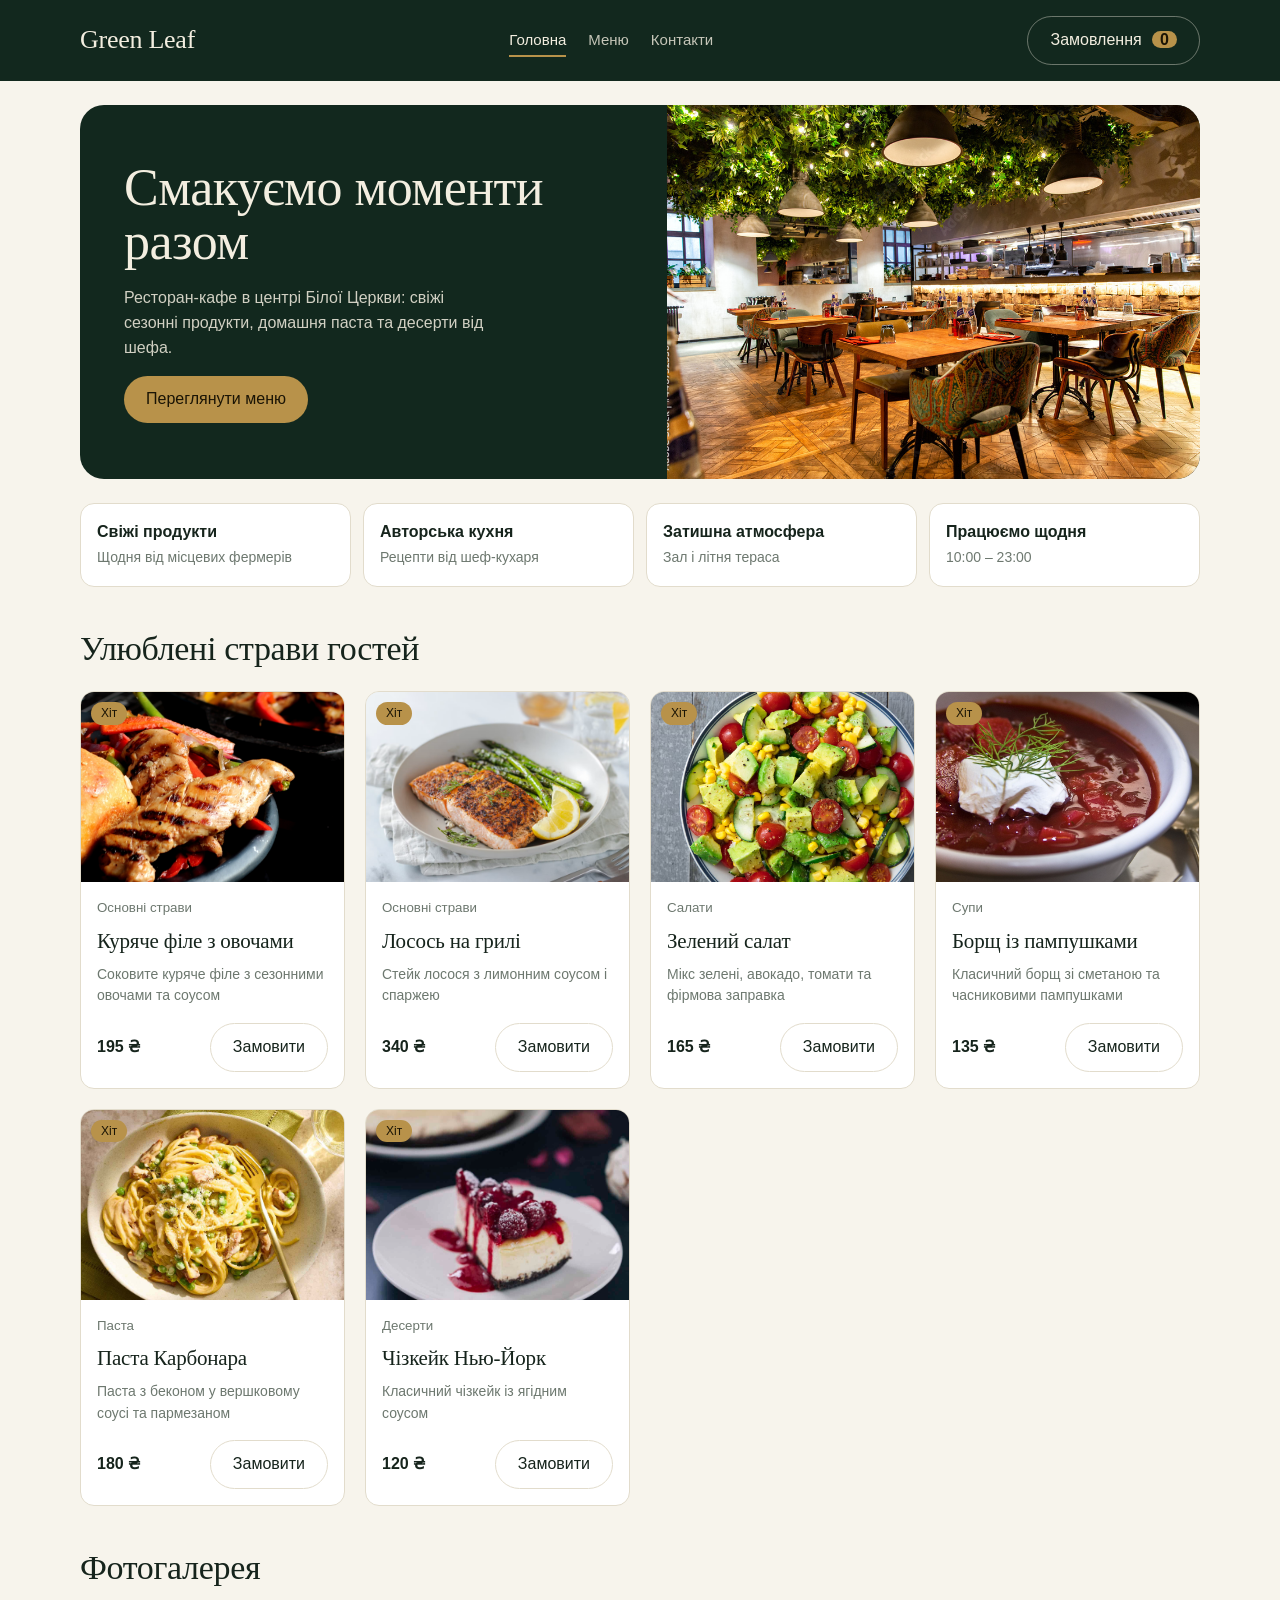
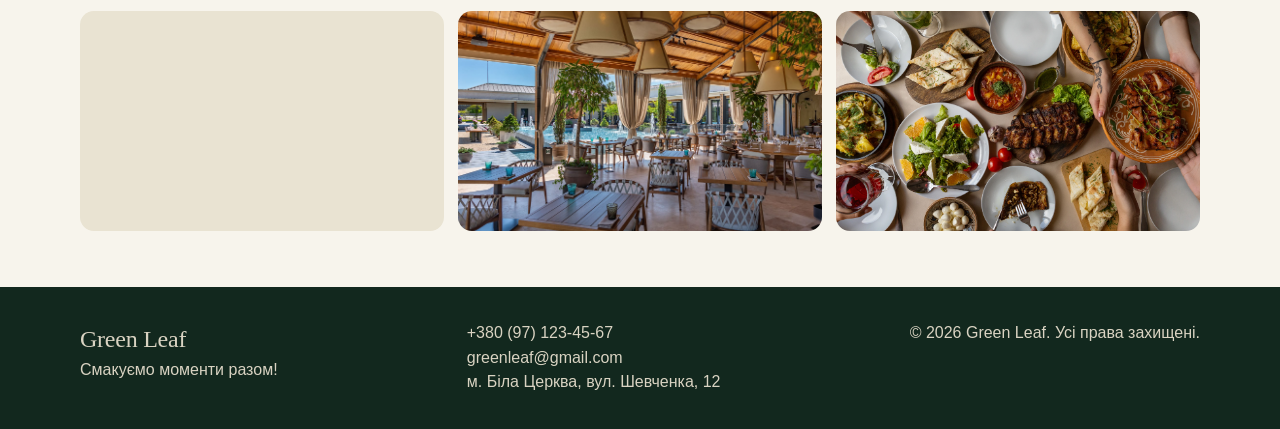
<file: index.html>
<!DOCTYPE html>
<html lang="uk">
<head>
<meta charset="UTF-8">
<meta name="viewport" content="width=device-width, initial-scale=1">
<title>Головна — Green Leaf</title>
<link rel="stylesheet" href="style.css">
</head>
<body>
<main class="wrap">
  <section class="hero">
    <div><h1>Смакуємо моменти разом</h1>
    <p>Ресторан-кафе в центрі Білої Церкви: свіжі сезонні продукти, домашня паста та десерти від шефа.</p>
    <a class="btn gold" href="menu.html">Переглянути меню</a></div>
    <img src="images/hero.jpg" alt="Зал ресторану Green Leaf" onerror="this.remove()">
  </section>
  <section class="perks">
    <div><b>Свіжі продукти</b><span>Щодня від місцевих фермерів</span></div>
    <div><b>Авторська кухня</b><span>Рецепти від шеф-кухаря</span></div>
    <div><b>Затишна атмосфера</b><span>Зал і літня тераса</span></div>
    <div><b>Працюємо щодня</b><span>10:00 – 23:00</span></div>
  </section>
  <h2>Улюблені страви гостей</h2>
  <section class="grid" id="hitGrid"></section>
  <h2>Фотогалерея</h2>
  <section class="gallery">
    <div><img src="images/gallery-1.jpg" alt="Інтер'єр залу" onerror="this.remove()"></div>
    <div><img src="images/gallery-2.jpg" alt="Літня тераса" onerror="this.remove()"></div>
    <div><img src="images/gallery-3.jpg" alt="Подача страв" onerror="this.remove()"></div>
  </section>
</main>
<script src="data.js"></script>
<script src="script.js"></script>
</body>
</html>
</file>
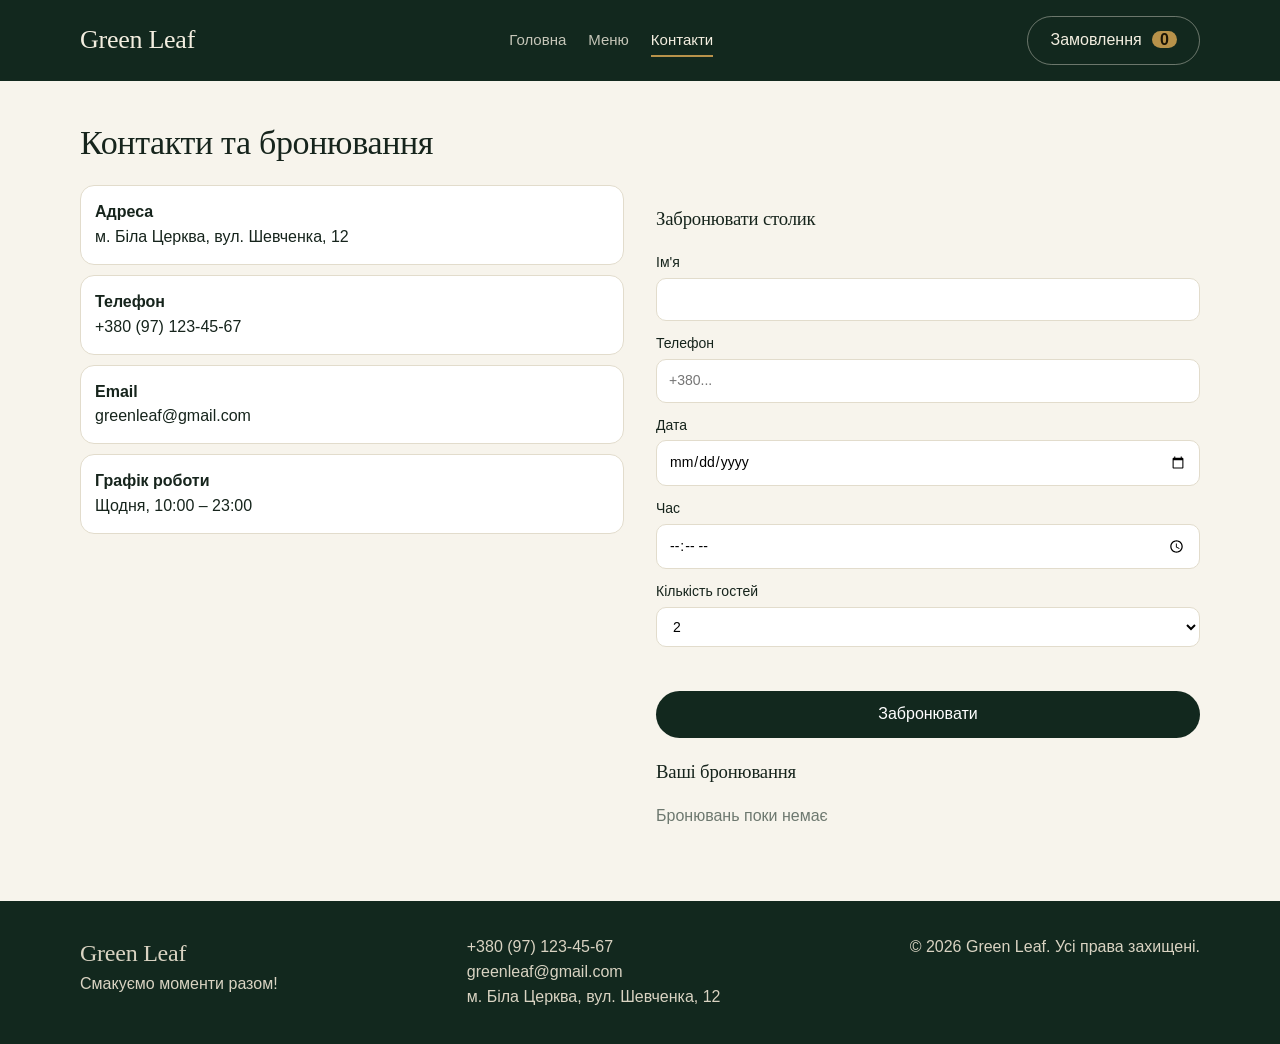
<file: contacts.html>
<!DOCTYPE html>
<html lang="uk">
<head>
<meta charset="UTF-8">
<meta name="viewport" content="width=device-width, initial-scale=1">
<title>Контакти — Green Leaf</title>
<link rel="stylesheet" href="style.css">
</head>
<body>
<main class="wrap">
  <h2>Контакти та бронювання</h2>
  <div class="two">
    <section>
      <div class="box"><b>Адреса</b><br>м. Біла Церква, вул. Шевченка, 12</div>
      <div class="box"><b>Телефон</b><br>+380 (97) 123-45-67</div>
      <div class="box"><b>Email</b><br>greenleaf@gmail.com</div>
      <div class="box"><b>Графік роботи</b><br>Щодня, 10:00 – 23:00</div>
    </section>
    <section>
      <h3>Забронювати столик</h3>
      <form class="f" id="bookForm" novalidate>
        <label>Ім'я<input name="name"></label>
        <label>Телефон<input name="phone" placeholder="+380..."></label>
        <label>Дата<input name="date" type="date"></label>
        <label>Час<input name="time" type="time" min="10:00" max="22:00"></label>
        <label>Кількість гостей<select name="guests"><option>1</option><option selected>2</option><option>3</option><option>4</option><option>5</option><option>6</option></select></label>
        <div class="err" id="bookErr"></div>
        <button class="btn">Забронювати</button>
      </form>
      <h3>Ваші бронювання</h3>
      <div id="bookings"></div>
    </section>
  </div>
</main>
<script src="data.js"></script>
<script src="script.js"></script>
</body>
</html>
</file>
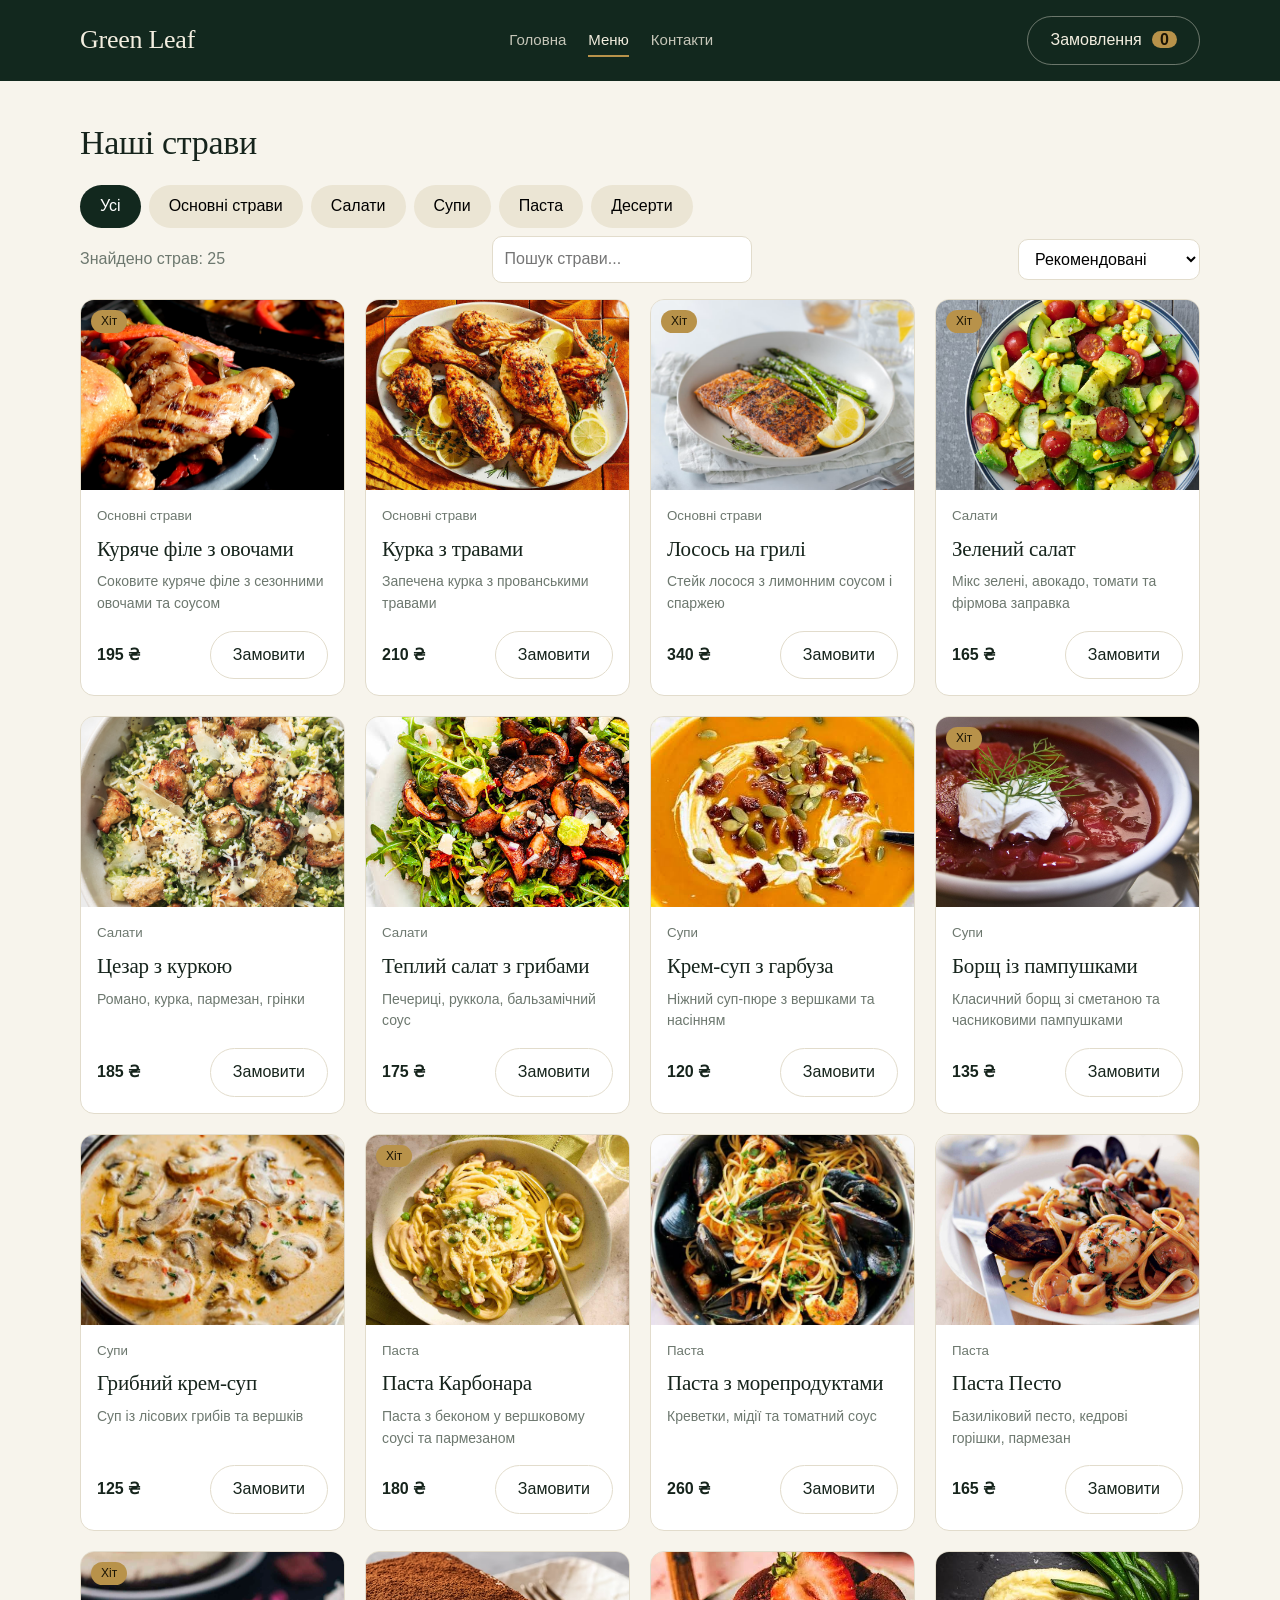
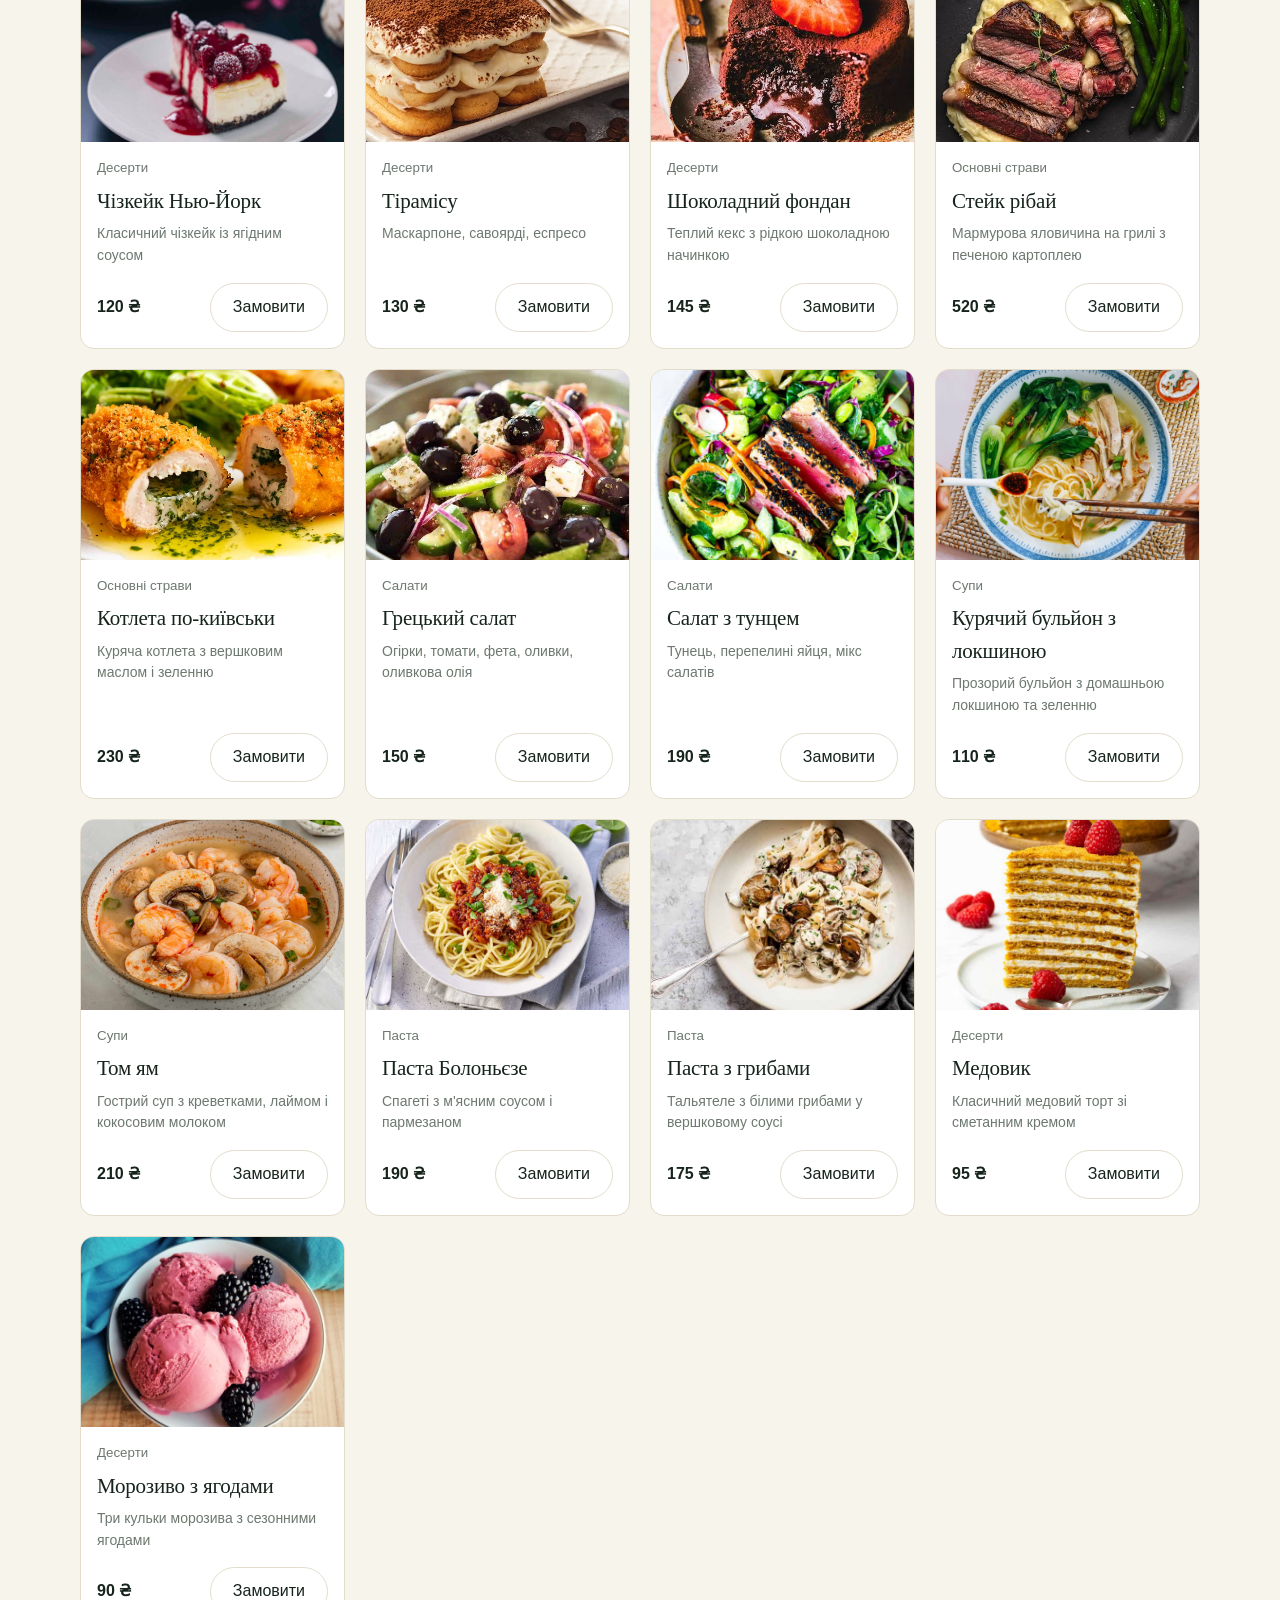
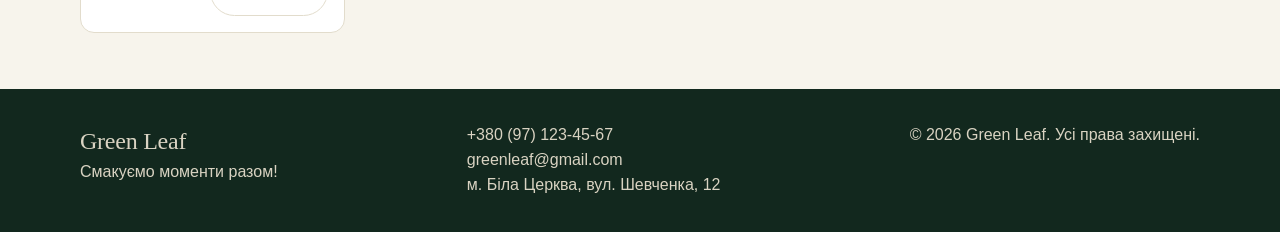
<file: menu.html>
<!DOCTYPE html>
<html lang="uk">
<head>
<meta charset="UTF-8">
<meta name="viewport" content="width=device-width, initial-scale=1">
<title>Меню — Green Leaf</title>
<link rel="stylesheet" href="style.css">
</head>
<body>
<main class="wrap">
  <h2>Наші страви</h2>
  <div class="chips" id="chips"></div>
  <div class="tools">
    <span class="muted" id="found"></span>
    <input id="q" type="search" placeholder="Пошук страви..." aria-label="Пошук страви">
    <select id="sort" aria-label="Сортування">
      <option value="">Рекомендовані</option>
      <option value="asc">Дешевші спочатку</option>
      <option value="desc">Дорожчі спочатку</option>
      <option value="name">За назвою</option>
    </select>
  </div>
  <section class="grid" id="menuGrid" style="margin-top:16px"></section>
</main>
<script src="data.js"></script>
<script src="script.js"></script>
</body>
</html>
</file>
<file: style.css>
:root{--green:#12281e;--green-l:#1d3d2d;--gold:#b8924a;--bg:#f7f4ec;--card:#fff;--ink:#16241c;--muted:#6d786f;--line:#e2dccc;--r:14px}
*{box-sizing:border-box}
body{margin:0;background:var(--bg);color:var(--ink);font:16px/1.55 "Segoe UI",Roboto,Arial,sans-serif}
h1,h2,h3,.logo{font-family:Georgia,"Times New Roman",serif;font-weight:400;letter-spacing:-.01em}
a{color:inherit}
.wrap{max-width:1160px;margin:0 auto;padding:0 20px}
header{background:var(--green);color:#f3eee0}
header .wrap{display:flex;flex-wrap:wrap;align-items:center;justify-content:space-between;gap:12px;padding:16px 20px}
.logo{font-size:26px;text-decoration:none}
nav{display:flex;flex-wrap:wrap;gap:22px}
nav a{text-decoration:none;font-size:15px;opacity:.8;padding:4px 0;border-bottom:2px solid transparent}
nav a.on,nav a:hover{opacity:1;border-color:var(--gold)}
.btn{display:inline-block;background:var(--green);color:#fff;border:0;border-radius:999px;padding:11px 22px;font:inherit;cursor:pointer;text-decoration:none}
.btn:hover{background:var(--green-l)}
.btn.light{background:transparent;color:var(--ink);border:1px solid var(--line)}
.btn.gold{background:var(--gold);color:#1a1405}
.cartbtn{background:transparent;border:1px solid #f3eee066;color:#f3eee0}
.cartbtn b{background:var(--gold);color:#1a1405;border-radius:999px;padding:0 8px;margin-left:6px}
:focus-visible{outline:3px solid var(--gold);outline-offset:2px}
.hero{display:grid;grid-template-columns:1.1fr 1fr;background:var(--green);color:#f3eee0;border-radius:24px;overflow:hidden;margin:24px 0}
.hero div{padding:56px 44px;align-self:center}
.hero h1{font-size:52px;line-height:1.05;margin:0 0 14px}
.hero p{max-width:42ch;opacity:.85}
.hero img{width:100%;height:100%;min-height:320px;object-fit:cover;background:var(--green-l)}
.perks{display:grid;grid-template-columns:repeat(4,1fr);gap:12px;margin-bottom:36px}
.perks div{background:var(--card);border:1px solid var(--line);border-radius:var(--r);padding:16px}
.perks b{display:block}
.perks span{color:var(--muted);font-size:14px}
h2{font-size:34px;margin:36px 0 16px}
.grid{display:grid;grid-template-columns:repeat(auto-fill,minmax(260px,1fr));gap:20px}
.card{background:var(--card);border:1px solid var(--line);border-radius:var(--r);overflow:hidden;display:flex;flex-direction:column}
.ph{position:relative;height:190px;background:#e9e3d2;display:grid;place-items:center;font-size:56px;cursor:pointer}
.ph img{position:absolute;inset:0;width:100%;height:100%;object-fit:cover}
.tag{position:absolute;top:10px;left:10px;background:var(--gold);color:#1a1405;font-size:12px;border-radius:999px;padding:2px 10px;z-index:1}
.in{padding:16px;display:flex;flex-direction:column;gap:6px;flex:1}
.in small{color:var(--muted)}
.in h3{margin:0;font-size:21px}
.in p{margin:0;color:var(--muted);font-size:14px;flex:1}
.row2{display:flex;justify-content:space-between;align-items:center;margin-top:10px}
.price{font-weight:700}
.chips{display:flex;flex-wrap:wrap;gap:8px;margin:8px 0}
.chip{border:0;background:#ebe5d4;border-radius:999px;padding:9px 20px;font:inherit;cursor:pointer}
.chip.on{background:var(--green);color:#fff}
.tools{display:flex;flex-wrap:wrap;gap:10px;justify-content:space-between;align-items:center}
input,select,textarea{font:inherit;padding:10px 12px;border:1px solid var(--line);border-radius:10px;background:#fff;width:100%}
.tools input{max-width:260px}.tools select{width:auto}
.gallery{display:grid;grid-template-columns:repeat(3,1fr);gap:14px}
.gallery div{height:220px;border-radius:var(--r);background:#e9e3d2;position:relative;overflow:hidden}
.gallery img{width:100%;height:100%;object-fit:cover}
.two{display:grid;grid-template-columns:1fr 1fr;gap:32px}
.f{display:grid;gap:12px}.f label{display:grid;gap:4px;font-size:14px}
.err{color:#a3321f;min-height:20px;font-size:14px}
.box{background:var(--card);border:1px solid var(--line);border-radius:var(--r);padding:14px;margin-bottom:10px}
.empty,.muted{color:var(--muted)}
footer{background:var(--green);color:#d9d3c2;margin-top:56px;padding:34px 0}
footer .wrap{display:flex;flex-wrap:wrap;justify-content:space-between;gap:20px}
dialog{border:0;border-radius:18px;padding:26px;max-width:520px;width:92%;max-height:90vh;overflow:auto;margin:auto;box-shadow:0 20px 60px #0004}
dialog::backdrop{background:#0008}
.row{display:flex;justify-content:space-between;align-items:center;gap:8px;padding:8px 0;border-bottom:1px solid var(--line)}
.row button{width:28px;height:28px;border-radius:50%;border:1px solid var(--line);background:#fff;cursor:pointer}
.total{font-weight:700;text-align:right;margin:12px 0}
table.spec{width:100%;border-collapse:collapse;font-size:14px}
.spec th,.spec td{text-align:left;padding:6px 0;border-bottom:1px solid var(--line)}
.mph{height:200px;background:#e9e3d2;border-radius:12px;display:grid;place-items:center;font-size:64px;position:relative;overflow:hidden;margin-bottom:10px}
.mph img{position:absolute;inset:0;width:100%;height:100%;object-fit:cover}
@media(max-width:800px){.hero,.two{grid-template-columns:1fr}.hero div{padding:28px}.hero h1{font-size:36px}.perks,.gallery{grid-template-columns:1fr 1fr}}
@media(max-width:480px){.gallery{grid-template-columns:1fr}}
@media(prefers-reduced-motion:reduce){*{transition:none!important}}
</file>
